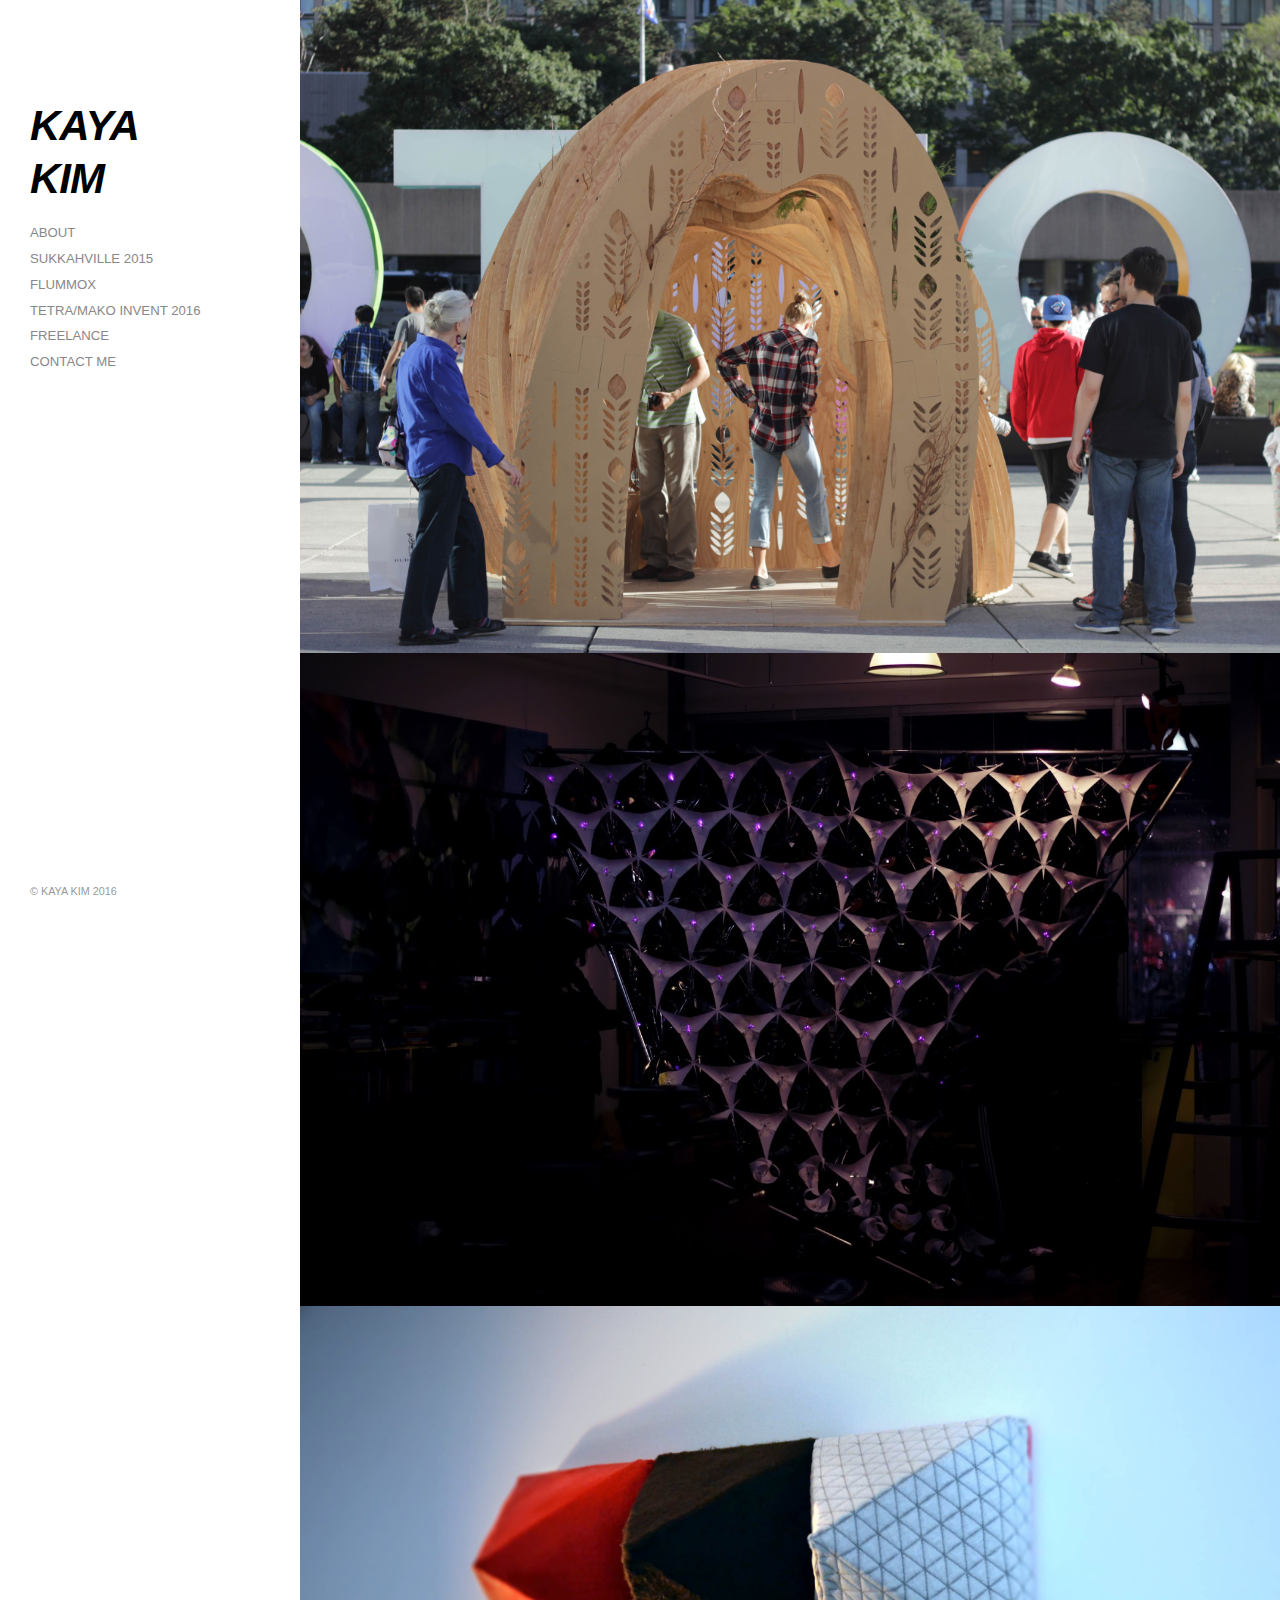
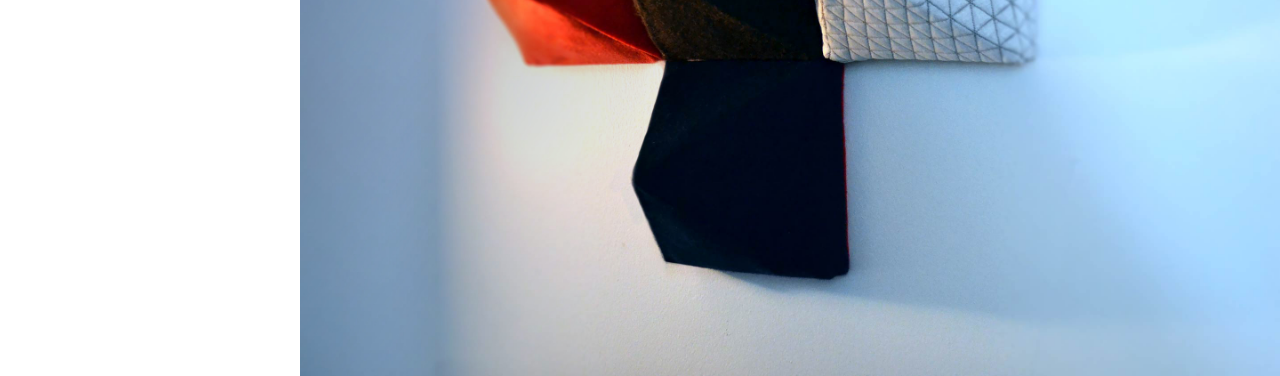
<file: index.html>
<!DOCTYPE html>
<html lang="en">
<head>

  <!-- Basic Page Needs
  –––––––––––––––––––––––––––––––––––––––––––––––––– -->
  <meta charset="utf-8">
  <title>Home | Kaya Kim 2016</title>
  <meta name="description" content="">
  <meta name="Kaya Kim" content="">

  <!-- Mobile Specific Metas
  –––––––––––––––––––––––––––––––––––––––––––––––––– -->
  <meta name="viewport" content="width=device-width, initial-scale=1">

  <!-- FONT
  –––––––––––––––––––––––––––––––––––––––––––––––––– -->
  <!-- <link href="//fonts.googleapis.com/css?family=OpenSans:400,300,600" rel="stylesheet" type="text/css"> -->

  <!-- CSS
  –––––––––––––––––––––––––––––––––––––––––––––––––– -->
  <link rel="stylesheet" href="css/normalize.css">
  <link rel="stylesheet" href="css/skeleton.css">
  <link rel="stylesheet" href="css/theme2.css">

<!-- JQUERY
  –––––––––––––––––––––––––––––––––––––––––––––––––– -->
  <script src="https://ajax.googleapis.com/ajax/libs/jquery/2.2.0/jquery.min.js"></script>

<!-- FAVICON 
  –––––––––––––––––––––––––––––––––––––––––––––––––– -->
  <link rel="icon" type="image/png" href="images/favicon.png">

 <!--Fade in on load
–––––––––––––––––––––––––––––––––––––––––––––––––– -->

<script>$(document).ready(function() {
  $("nav a").addClass("load");
  });
</script>

</head>
<body>
  <!-- Navigation Layout
  –––––––––––––––––––––––––––––––––––––––––––––––––– -->

  <div class="container">
  
      <div class="four columns">
        <nav class="main">
        <a href="index.html"><h2><em>KAYA</br>KIM</em></h2></a>
          <ul>
            <li><a href="about.html">ABOUT</a></li>
            <li><a href="sukkahville.html">SUKKAHVILLE 2015</a></li>
            <li><a href="flummox.html">FLUMMOX</a></li>
            <li><a href="tetra.html">TETRA/MAKO INVENT 2016</a></li>
            <li><a href="freelance.html">FREELANCE</a></li>
            <li><a href="contact.html">CONTACT ME</a></li>
          </ul>
          <div class="copyright">&copy; KAYA KIM 2016</div>
        </nav>
      </div>

        <div class="content">
          <div class="content-contain">
              <div class="homegallery">
                  
                <div class="descwrap">
                <a href="sukkahville.html"><img src="images/IMG_8336.jpg">
               
                  <h3>Shelter of Four</h3>
              </a>
                </div>
                <div class="clear"></div>
                <div class="descwrap">
                <a href="flummox.html">
                <img src="images/2.jpg">
                <h3>Flummox @ Pandemonium</h3>
                </a>
                </div>
                <div class="clear"></div>
                <div class="descwrap">
                <a href="tetra.html">
                <img src="images/pic1.jpg">
                <h3>TETRA @ MAKO Invent</h3>
                </a>
              </div>
           </div>  
         </div>
        </div>
   
  
 
  </div>




<!-- End Document
  –––––––––––––––––––––––––––––––––––––––––––––––––– -->
</body>
</html>
</file>
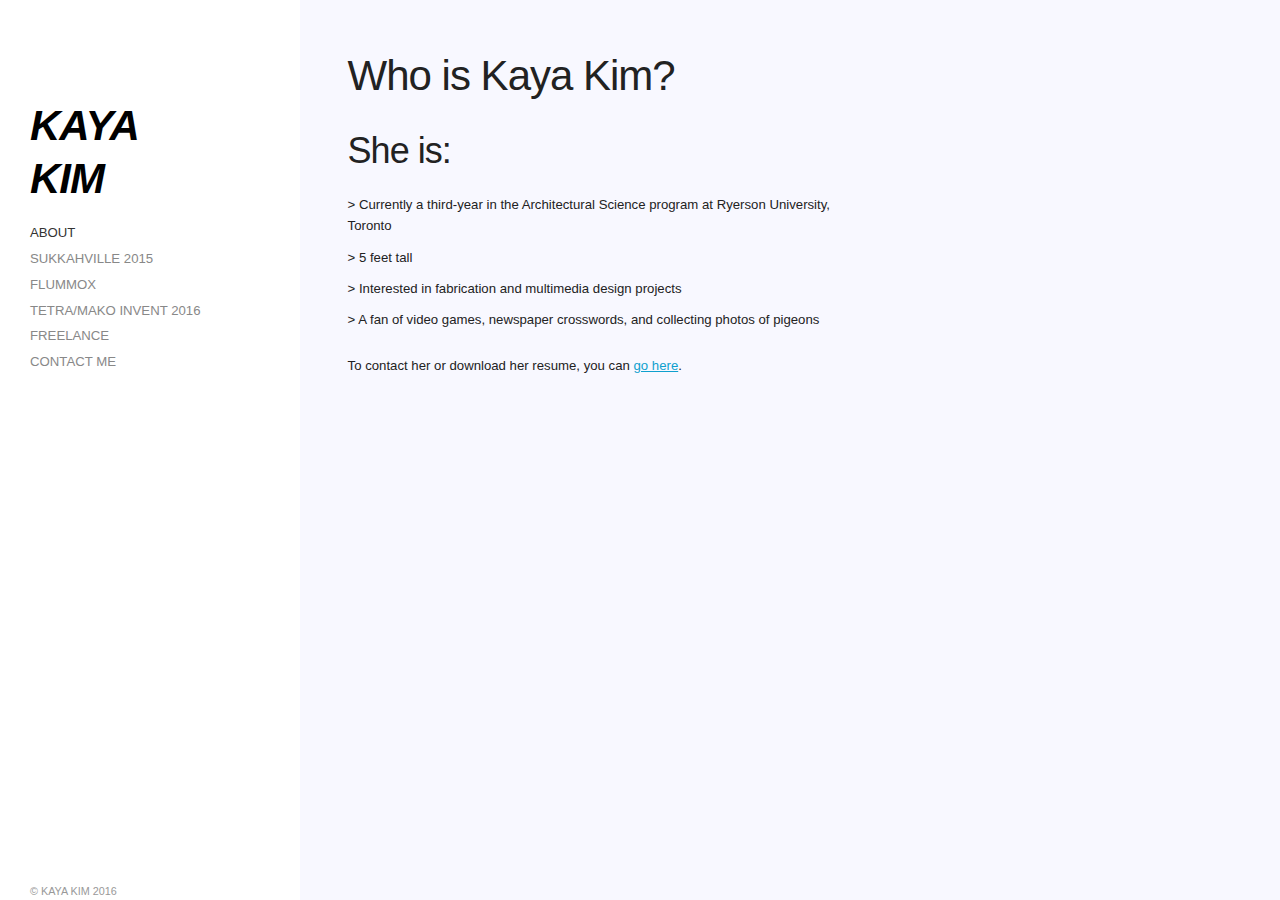
<file: about.html>
<!DOCTYPE html>
<html lang="en">
<head>

  <!-- Basic Page Needs
  –––––––––––––––––––––––––––––––––––––––––––––––––– -->
  <meta charset="utf-8">
  <title>About | Kaya Kim 2016</title>
  <meta name="description" content="">
  <meta name="Kaya Kim" content="">

  <!-- Mobile Specific Metas
  –––––––––––––––––––––––––––––––––––––––––––––––––– -->
  <meta name="viewport" content="width=device-width, initial-scale=1">

  <!-- FONT
  –––––––––––––––––––––––––––––––––––––––––––––––––– -->
  <!-- <link href="//fonts.googleapis.com/css?family=OpenSans:400,300,600" rel="stylesheet" type="text/css"> -->

  <!-- CSS
  –––––––––––––––––––––––––––––––––––––––––––––––––– -->
  <link rel="stylesheet" href="css/normalize.css">
  <link rel="stylesheet" href="css/skeleton.css">
  <link rel="stylesheet" href="css/theme2.css">

<!-- JQUERY
  –––––––––––––––––––––––––––––––––––––––––––––––––– -->

<script src="https://ajax.googleapis.com/ajax/libs/jquery/2.2.0/jquery.min.js"></script>

  <!-- Favicon
  –––––––––––––––––––––––––––––––––––––––––––––––––– -->
  <link rel="icon" type="image/png" href="images/favicon.png">

 <!--Fade in on load
–––––––––––––––––––––––––––––––––––––––––––––––––– -->

<script>$(document).ready(function() {
  $("nav a").addClass("load");
    });
</script>

</head>
<body>
  <!-- Navigation Layout
  –––––––––––––––––––––––––––––––––––––––––––––––––– -->

  <div class="container">
  
      <div class="four columns">
        <nav class="main">
         <a href="index.html"><h2><em>KAYA</br>KIM</em></h2></a>
          <ul>
            <li><a href="about.html" style="color: #333">ABOUT</a></li>
            <li><a href="sukkahville.html">SUKKAHVILLE 2015</a></li>
            <li><a href="flummox.html">FLUMMOX</a></li>
            <li><a href="tetra.html">TETRA/MAKO INVENT 2016</a></li>
            <li><a href="freelance.html">FREELANCE</a></li>
            <li><a href="contact.html">CONTACT ME</a></li>
          </ul>
          <div class="copyright">&copy; KAYA KIM 2016</div>
        </nav>
      </div>

        <div class="content">
          <div class="content-contain" style="margin-left: 20px">
          <div class="row">
          <div class="offset-by-three five columns">
          <h2 style="margin-top:50px">Who is Kaya Kim?</h2>
          <p style="padding-right: 40px"><h3>She is:</h3>
          <ul style="list-style: none;">
            <li>> Currently a third-year in the Architectural Science program at Ryerson University, Toronto</li>
            <li>> 5 feet tall</li>
            <li>> Interested in fabrication and multimedia design projects</li>
            <li>> A fan of video games, newspaper crosswords, and collecting photos of pigeons</li>
            </ul>
            <p>To contact her or download her resume, you can <a href="contact.html">go here</a>.</p>

          </p>

  

         
         </div>
        </div>
   
  
 
  </div>




<!-- End Document
  –––––––––––––––––––––––––––––––––––––––––––––––––– -->
</body>
</html>
</file>
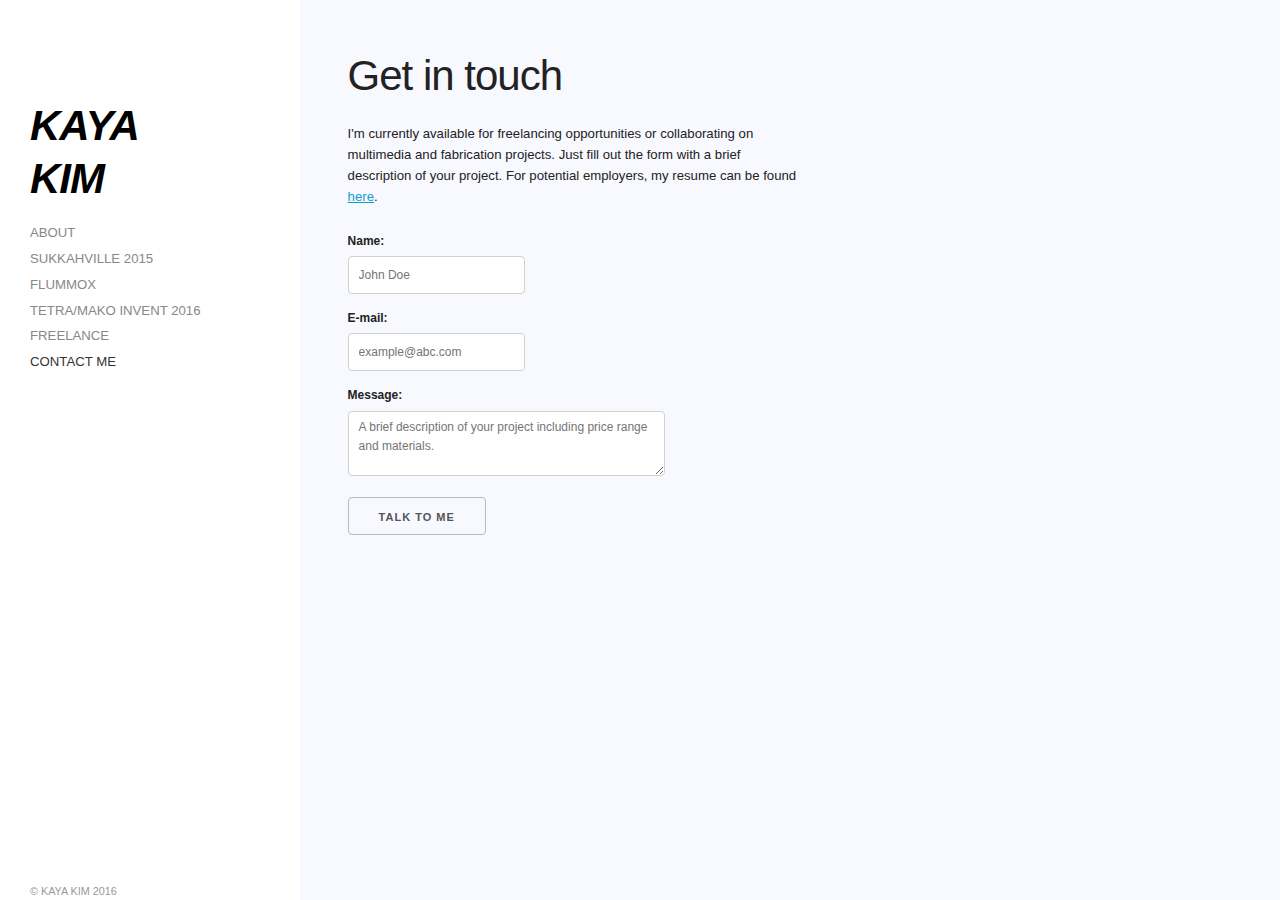
<file: contact.html>
<!DOCTYPE html>
<html lang="en">
<head>

  <!-- Basic Page Needs
  –––––––––––––––––––––––––––––––––––––––––––––––––– -->
  <meta charset="utf-8">
  <title>Contact | Kaya Kim 2016</title>
  <meta name="description" content="">
  <meta name="Kaya Kim" content="">

  <!-- Mobile Specific Metas
  –––––––––––––––––––––––––––––––––––––––––––––––––– -->
  <meta name="viewport" content="width=device-width, initial-scale=1">

  <!-- FONT
  –––––––––––––––––––––––––––––––––––––––––––––––––– -->
  <!-- <link href="//fonts.googleapis.com/css?family=OpenSans:400,300,600" rel="stylesheet" type="text/css"> -->

  <!-- CSS
  –––––––––––––––––––––––––––––––––––––––––––––––––– -->
  <link rel="stylesheet" href="css/normalize.css">
  <link rel="stylesheet" href="css/skeleton.css">
  <link rel="stylesheet" href="css/theme2.css">

<!-- JQUERY
  –––––––––––––––––––––––––––––––––––––––––––––––––– -->

<script src="https://ajax.googleapis.com/ajax/libs/jquery/2.2.0/jquery.min.js"></script>

  <!-- Favicon
  –––––––––––––––––––––––––––––––––––––––––––––––––– -->
  <link rel="icon" type="image/png" href="images/favicon.png">

 <!--Fade in on load
–––––––––––––––––––––––––––––––––––––––––––––––––– -->

<script>$(document).ready(function() {
  $("nav a").addClass("load");
    });
</script>

</head>
<body>
  <!-- Navigation Layout
  –––––––––––––––––––––––––––––––––––––––––––––––––– -->

  <div class="container">
  
      <div class="four columns">
        <nav class="main">
         <a href="index.html"><h2><em>KAYA</br>KIM</em></h2></a>
          <ul>
            <li><a href="about.html">ABOUT</a></li>
            <li><a href="sukkahville.html">SUKKAHVILLE 2015</a></li>
            <li><a href="flummox.html">FLUMMOX</a></li>
            <li><a href="tetra.html">TETRA/MAKO INVENT 2016</a></li>
            <li><a href="freelance.html">FREELANCE</a></li>
            <li><a href="contact.html" style="color: #333">CONTACT ME</a></li>
          </ul>
          <div class="copyright">&copy; KAYA KIM 2016</div>
        </nav>
      </div>

        <div class="content">
          <div class="content-contain" style="margin-left: 20px">
          <div class="row">
          <div class="offset-by-three five columns">
          <h2 style="margin-top:50px">Get in touch</h2>
          <p style="padding-right: 40px">I'm currently available for freelancing opportunities or collaborating on multimedia and fabrication projects. Just fill out the form with a brief description of your project. For potential employers, my resume can be found <a href="resume.pdf">here</a>. </p>

          <form action="contact.php" method="post">
             <div>
              <label for="name">Name:</label>
              <input type="text" id="name" placeholder="John Doe" required />
            </div>
            <div>
              <label for="email">E-mail:</label>
              <input type="email" id="email" placeholder="example@abc.com" required />
              </div>
            <div>
              <label for="msg">Message:</label>
              <textarea id="msg" name="user_message" cols="40" placeholder="A brief description of your project including price range and materials." required></textarea>
            </div>
              <button type="submit">Talk to me
              </button>
            </div>
          </form>

         
         </div>
        </div>
   
  
 
  </div>




<!-- End Document
  –––––––––––––––––––––––––––––––––––––––––––––––––– -->
</body>
</html>
</file>
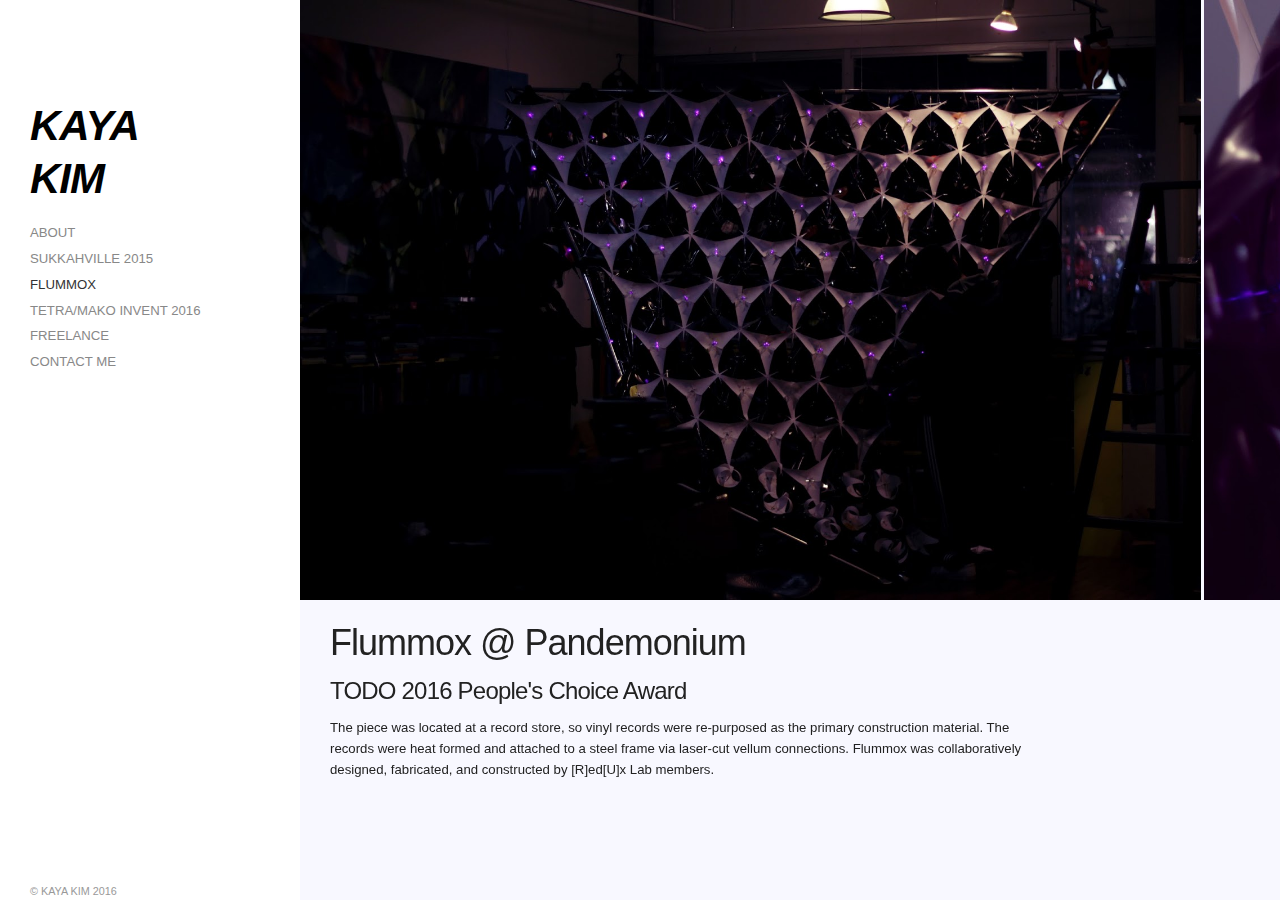
<file: flummox.html>
<!DOCTYPE html>
<html lang="en">
<head>

  <!-- ALL CONTENT © KAYA KIM 2016
  –––––––––––––––––––––––––––––––––––––––––––––––––– -->


  <!-- Basic Page Needs
  –––––––––––––––––––––––––––––––––––––––––––––––––– -->
  <meta charset="utf-8">
  <title>Flummox - Kaya Kim 2016</title>
  <meta name="description" content="">
  <meta name="Kaya Kim" content="">

  <!-- Mobile Specific Metas
  –––––––––––––––––––––––––––––––––––––––––––––––––– -->
  <meta name="viewport" content="width=device-width, initial-scale=1">

  <!-- FONT
  –––––––––––––––––––––––––––––––––––––––––––––––––– -->
  <!-- <link href="//fonts.googleapis.com/css?family=OpenSans:400,300,600" rel="stylesheet" type="text/css"> -->

  <!-- CSS
  –––––––––––––––––––––––––––––––––––––––––––––––––– -->
  <link rel="stylesheet" href="css/normalize.css">
  <link rel="stylesheet" href="css/skeleton.css">
  <link rel="stylesheet" href="css/theme.css">

<!-- JQUERY
  –––––––––––––––––––––––––––––––––––––––––––––––––– -->


<script src="https://ajax.googleapis.com/ajax/libs/jquery/2.2.0/jquery.min.js"></script>
<script src="js/jquery.mousewheel.js"></script>

  <!-- Favicon
  –––––––––––––––––––––––––––––––––––––––––––––––––– -->
  <link rel="icon" type="image/png" href="images/favicon.png">

<!-- Horizontal Scroll
–––––––––––––––––––––––––––––––––––––––––––––––––– -->
<script>$(document).ready(function() {
    $('html, body, *').mousewheel(function(e, delta) {
        // multiplying by 40 is the sensitivity, 
        // increase to scroll faster.
        this.scrollLeft -= (delta * 120);
    });

  $("nav a, .desc").addClass("load");
  });
</script>



</head>
<body>
  <!-- Navigation Layout
  –––––––––––––––––––––––––––––––––––––––––––––––––– -->


  <div class="container">
  
      <div class="four columns">
        <nav class="main"><div id="nav">
        <a href="index.html"><h2><em>KAYA</br>KIM</em></h2></a>
          <ul>
            <li><a href="about.html">ABOUT</a></li>
            <li><a href="sukkahville.html">SUKKAHVILLE 2015</a></li>
            <li><a href="flummox.html" style="color: #333">FLUMMOX</a></li>
            <li><a href="tetra.html">TETRA/MAKO INVENT 2016</a></li>
            <li><a href="freelance.html">FREELANCE</a></li>
            <li><a href="contact.html">CONTACT ME</a></li>
          </ul>
          <div class="copyright">&copy; KAYA KIM 2016</div>
        </div></nav>
      </div>


        <div class="content">
          <div class="content-contain">

<!-- Fixed Description
  –––––––––––––––––––––––––––––––––––––––––––––––––– -->
<div class="desc-contain"> 
<div class="desc">
            <h3>Flummox @ Pandemonium</h3>
            <h4>TODO 2016 People's Choice Award</h4>
            <p>The piece was located at a record store, so vinyl records were re-purposed as the primary construction material. The records were heat formed and attached to a steel frame via laser-cut vellum connections. Flummox was collaboratively designed, fabricated, and constructed by [R]ed[U]x Lab members.</p></div>
            </div>
 
 <!-- Begin Image Gallery
  –––––––––––––––––––––––––––––––––––––––––––––––––– -->        
          <img src="images/2.jpg">

         <div class="caption-wrap">
          <img src="images/3.jpg">
          <p class="caption">LED setup</p>
        </div>
         <div class="caption-wrap">
          <img src="images/IMG_1228.jpg">
            <p class="caption">Closeup of mylar connections</p></div>
          <img src="images/GOPR4735.jpg">
          <img src="images/GOPR4749.jpg">


         
         </div>
        </div>
   
  
 
  </div>




<!-- End Document
  –––––––––––––––––––––––––––––––––––––––––––––––––– -->
</body>
</html>
</file>
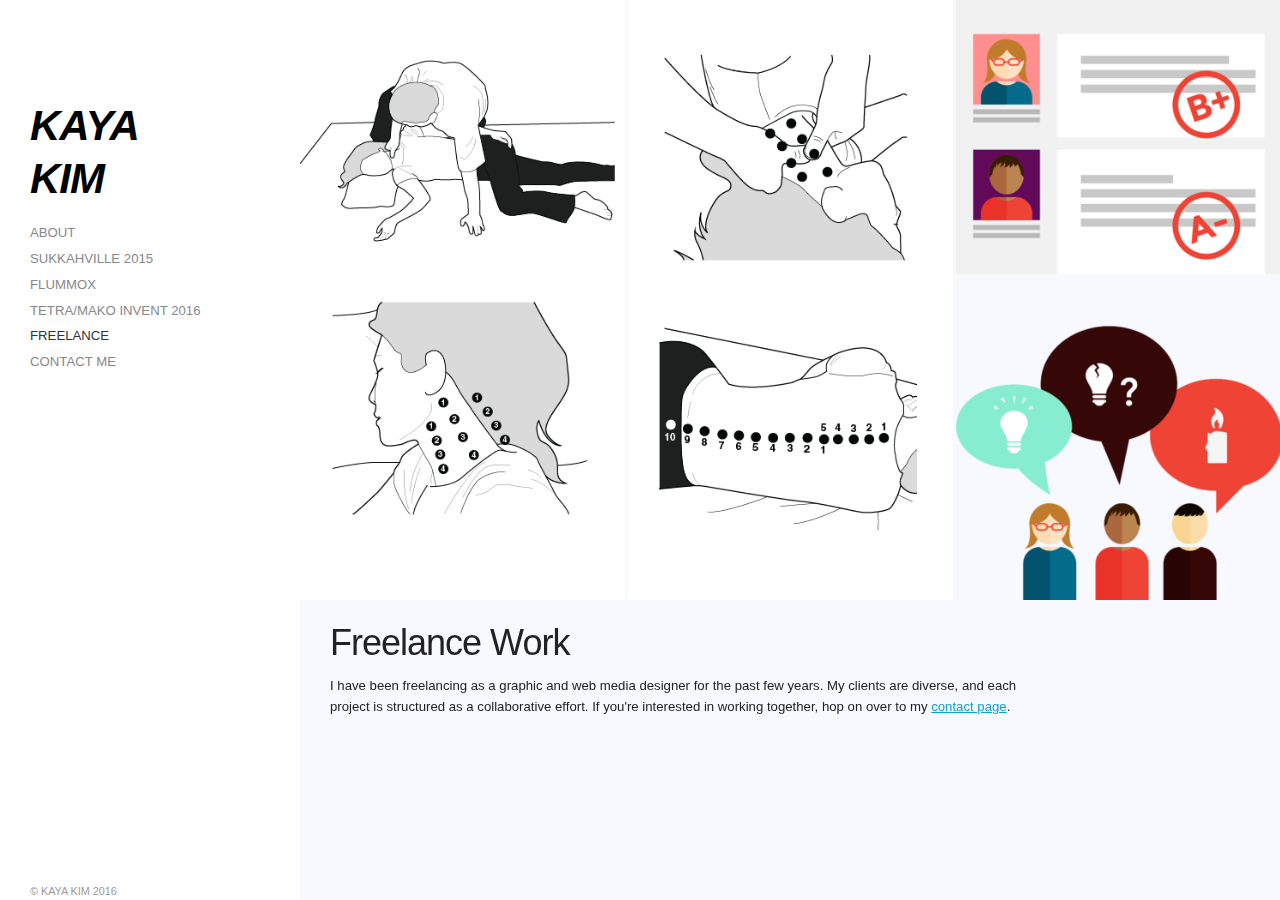
<file: freelance.html>
<!DOCTYPE html>
<html lang="en">
<head>

  <!-- ALL CONTENT © KAYA KIM 2016
  –––––––––––––––––––––––––––––––––––––––––––––––––– -->


  <!-- Basic Page Needs
  –––––––––––––––––––––––––––––––––––––––––––––––––– -->
  <meta charset="utf-8">
  <title>Freelance | Kaya Kim 2016</title>
  <meta name="description" content="">
  <meta name="Kaya Kim" content="">

  <!-- Mobile Specific Metas
  –––––––––––––––––––––––––––––––––––––––––––––––––– -->
  <meta name="viewport" content="width=device-width, initial-scale=1">

  <!-- FONT
  –––––––––––––––––––––––––––––––––––––––––––––––––– -->
  <!-- <link href="//fonts.googleapis.com/css?family=OpenSans:400,300,600" rel="stylesheet" type="text/css"> -->

  <!-- CSS
  –––––––––––––––––––––––––––––––––––––––––––––––––– -->
  <link rel="stylesheet" href="css/normalize.css">
  <link rel="stylesheet" href="css/skeleton.css">
  <link rel="stylesheet" href="css/theme.css">

<!-- JQUERY
  –––––––––––––––––––––––––––––––––––––––––––––––––– -->

<script src="https://ajax.googleapis.com/ajax/libs/jquery/2.2.0/jquery.min.js"></script>
<script src="js/jquery.mousewheel.js"></script>


  <!-- Favicon
  –––––––––––––––––––––––––––––––––––––––––––––––––– -->
  <link rel="icon" type="image/png" href="images/favicon.png">

<!-- Horizontal Scroll
–––––––––––––––––––––––––––––––––––––––––––––––––– -->
<script>$(document).ready(function() {
    $('html, body, *').mousewheel(function(e, delta) {
        // multiplying by 40 is the sensitivity, 
        // increase to scroll faster.
        this.scrollLeft -= (delta * 120);
    });
$("nav a, .desc").addClass("load");
  });
</script>

</head>
<body>
  <!-- Navigation Layout
  –––––––––––––––––––––––––––––––––––––––––––––––––– -->

  <div class="container">
  
      <div class="four columns">
        <nav class="main">
         <a href="index.html"><h2><em>KAYA</br>KIM</em></h2></a>
          <ul>
            <li><a href="about.html">ABOUT</a></li>
            <li><a href="sukkahville.html">SUKKAHVILLE 2015</a></li>
            <li><a href="flummox.html" >FLUMMOX</a></li>
            <li><a href="tetra.html">TETRA/MAKO INVENT 2016</a></li>
            <li><a href="freelance.html" style="color: #333">FREELANCE</a></li>
            <li><a href="contact.html">CONTACT ME</a></li>
          </ul>
          <div class="copyright">&copy; KAYA KIM 2016</div>
        </nav>
      </div>

        <div class="content">
          <div class="content-contain">

<!-- Fixed Description
  –––––––––––––––––––––––––––––––––––––––––––––––––– -->
   <div class="desc-contain">          
<div class="desc">
            <h3>Freelance Work</h3>
            <p>I have been freelancing as a graphic and web media designer for the past few years. My clients are diverse, and each project is structured as a collaborative effort. If you're interested in working together, hop on over to my <a href="contact.html">contact page</a>.</p></div>
            </div>
 
 <!-- Begin Image Gallery
  –––––––––––––––––––––––––––––––––––––––––––––––––– -->        
          <img src="images/samples-01.png">

          <img src="images/samples-02.png">
          <img src="images/lms.png">
          <img src="images/Copy-of-4.jpg">
          <img src="images/Copy-of-6.jpg">
          <img src="images/ui.jpg">
          <img src="images/cyberbrochure.jpg">

         
         </div>
        </div>
   
  
 
  </div>




<!-- End Document
  –––––––––––––––––––––––––––––––––––––––––––––––––– -->
</body>
</html>
</file>
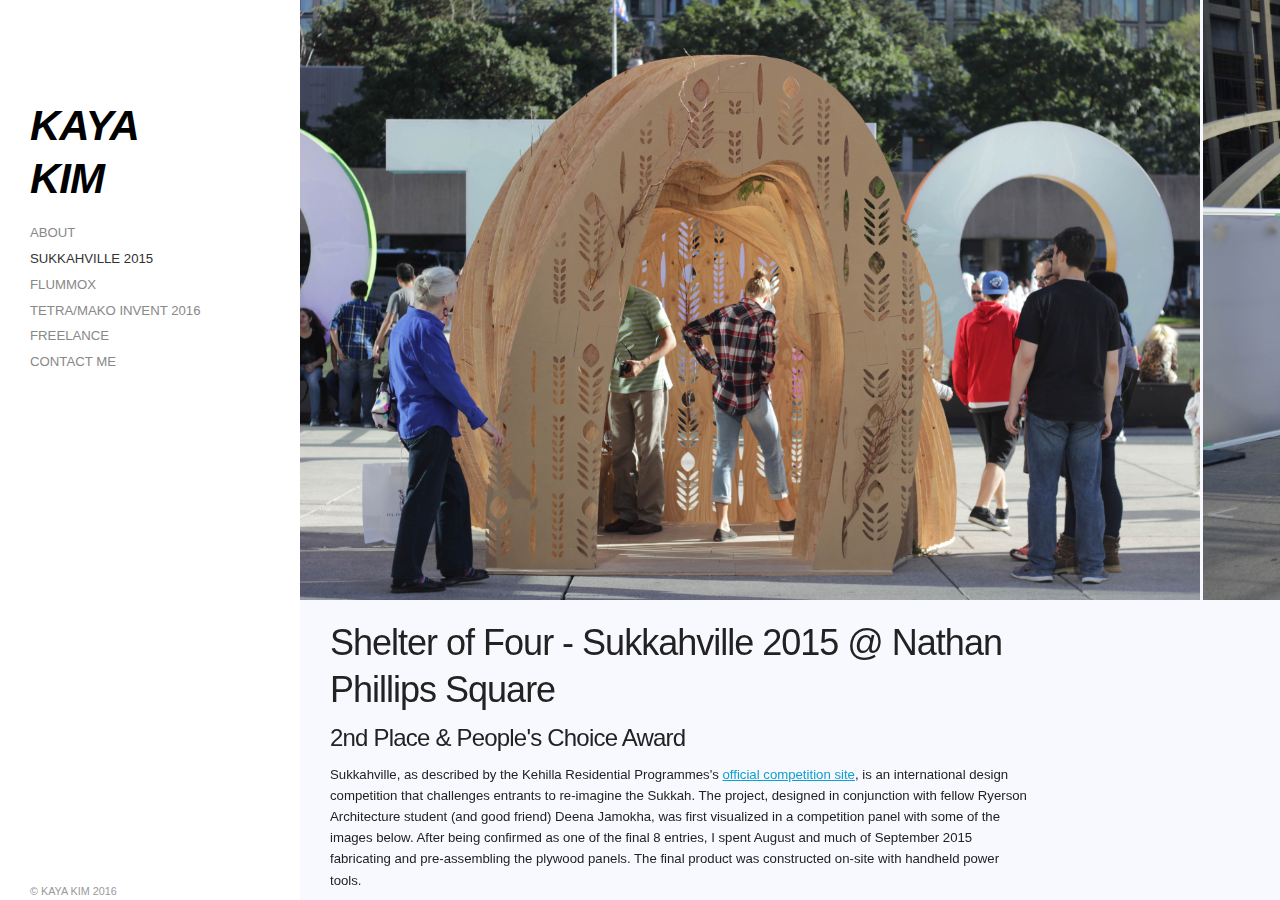
<file: sukkahville.html>
<!DOCTYPE html>
<html lang="en">
<head>

  <!-- ALL CONTENT © KAYA KIM 2016
  –––––––––––––––––––––––––––––––––––––––––––––––––– -->


  <!-- Basic Page Needs
  –––––––––––––––––––––––––––––––––––––––––––––––––– -->
  <meta charset="utf-8">
  <title>Sukkahville | Kaya Kim 2016</title>
  <meta name="description" content="">
  <meta name="Kaya Kim" content="">

  <!-- Mobile Specific Metas
  –––––––––––––––––––––––––––––––––––––––––––––––––– -->
  <meta name="viewport" content="width=device-width, initial-scale=1">

  <!-- FONT
  –––––––––––––––––––––––––––––––––––––––––––––––––– -->
  <!-- <link href="//fonts.googleapis.com/css?family=OpenSans:400,300,600" rel="stylesheet" type="text/css"> -->

  <!-- CSS
  –––––––––––––––––––––––––––––––––––––––––––––––––– -->
  <link rel="stylesheet" href="css/normalize.css">
  <link rel="stylesheet" href="css/skeleton.css">
  <link rel="stylesheet" href="css/theme.css">

<!-- JQUERY
  –––––––––––––––––––––––––––––––––––––––––––––––––– -->


<script src="https://ajax.googleapis.com/ajax/libs/jquery/2.2.0/jquery.min.js"></script>
<script src="js/jquery.mousewheel.js"></script>

  <!-- Favicon
  –––––––––––––––––––––––––––––––––––––––––––––––––– -->
  <link rel="icon" type="image/png" href="images/favicon.png">

<!-- Horizontal Scroll
–––––––––––––––––––––––––––––––––––––––––––––––––– -->
<script>$(document).ready(function() {
    $('html, body, *').mousewheel(function(e, delta) {
        // multiplying by 40 is the sensitivity, 
        // increase to scroll faster.
        this.scrollLeft -= (delta * 120);
    });
$("nav a, .desc").addClass("load");
  });
</script>

</head>
<body>
  <!-- Navigation Layout
  –––––––––––––––––––––––––––––––––––––––––––––––––– -->

  <div class="container">
  
      <div class="four columns">
        <nav class="main">
         <a href="index.html"><h2><em>KAYA</br>KIM</em></h2></a>
          <ul>
            <li><a href="about.html">ABOUT</a></li>
            <li><a href="sukkahville.html" style="color: #333">SUKKAHVILLE 2015</a></li>
            <li><a href="flummox.html">FLUMMOX</a></li>
            <li><a href="tetra.html">TETRA/MAKO INVENT 2016</a></li>
            <li><a href="freelance.html">FREELANCE</a></li>
            <li><a href="contact.html">CONTACT ME</a></li>
          </ul>
          <div class="copyright">&copy; KAYA KIM 2016</div>
        </nav>
      </div>

        <div class="content">
          <div class="content-contain">

<!-- Fixed Description
  –––––––––––––––––––––––––––––––––––––––––––––––––– -->
 <div class="desc-contain">           
<div class="desc">
            <h3>Shelter of Four - Sukkahville 2015 @ Nathan Phillips Square</h3>
            <h4>2nd Place & People's Choice Award</h4>
            <p>Sukkahville, as described by the Kehilla Residential Programmes's <a href="http://www.sukkahville.com/" target="blank">official competition site</a>, is an international design competition that challenges entrants to re-imagine the Sukkah. The project, designed in conjunction with fellow Ryerson Architecture student (and good friend) Deena Jamokha, was first visualized in a competition panel with some of the images below. After being confirmed as one of the final 8 entries, I spent August and much of September 2015 fabricating and pre-assembling the plywood panels. The final product was constructed on-site with handheld power tools.</p></div></div>
 
 <!-- Begin Image Gallery
  –––––––––––––––––––––––––––––––––––––––––––––––––– -->        

         <div class="caption-wrap">
          <img src="images/IMG_8336.jpg">
          <p class="caption">The completed sukkah (see if you can spot me!)</p>
         </div>

         <div class="caption-wrap">
          <img src="images/DSC_1126.jpg">
          <p class="caption">VIew of seating from the front</p>
        </div>
          <img src="images/DSC_0051.jpg">
          <img src="images/pic1.png">
         <div class="caption-wrap">
          <img src="images/r2.jpg">
          <p class="caption">Render from the initial competition submission</p>
          </div>

         <img src="images/panel1.jpg">
    
         <img src="images/panel2.jpg">
         <img src="images/panel3.jpg">
         
    


         
         </div>
        </div>
   
  
 
  </div>




<!-- End Document
  –––––––––––––––––––––––––––––––––––––––––––––––––– -->
</body>
</html>
</file>
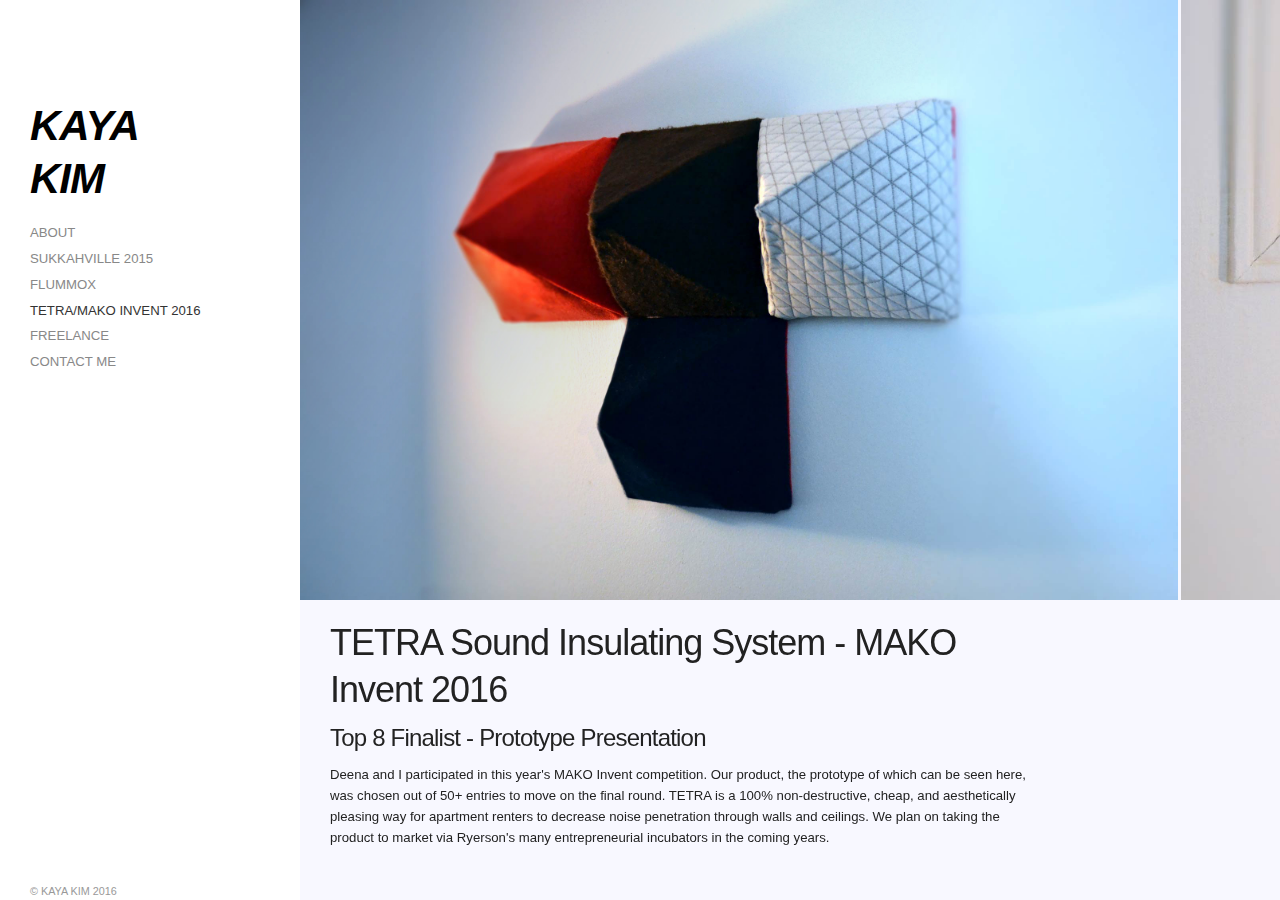
<file: tetra.html>
<!DOCTYPE html>
<html lang="en">
<head>

  <!-- ALL CONTENT © KAYA KIM 2016
  –––––––––––––––––––––––––––––––––––––––––––––––––– -->


  <!-- Basic Page Needs
  –––––––––––––––––––––––––––––––––––––––––––––––––– -->
  <meta charset="utf-8">
  <title>TETRA - Kaya Kim 2016</title>
  <meta name="description" content="">
  <meta name="Kaya Kim" content="">

  <!-- Mobile Specific Metas
  –––––––––––––––––––––––––––––––––––––––––––––––––– -->
  <meta name="viewport" content="width=device-width, initial-scale=1">

  <!-- FONT
  –––––––––––––––––––––––––––––––––––––––––––––––––– -->
  <!-- <link href="//fonts.googleapis.com/css?family=OpenSans:400,300,600" rel="stylesheet" type="text/css"> -->

  <!-- CSS
  –––––––––––––––––––––––––––––––––––––––––––––––––– -->
  <link rel="stylesheet" href="css/normalize.css">
  <link rel="stylesheet" href="css/skeleton.css">
  <link rel="stylesheet" href="css/theme.css">

<!-- JQUERY
  –––––––––––––––––––––––––––––––––––––––––––––––––– -->


<script src="https://ajax.googleapis.com/ajax/libs/jquery/2.2.0/jquery.min.js"></script>
<script src="js/jquery.mousewheel.js"></script>

  <!-- Favicon
  –––––––––––––––––––––––––––––––––––––––––––––––––– -->
  <link rel="icon" type="image/png" href="images/favicon.png">

<!-- Horizontal Scroll
–––––––––––––––––––––––––––––––––––––––––––––––––– -->
<script>$(document).ready(function() {
    $('html, body, *').mousewheel(function(e, delta) {
        // multiplying by 40 is the sensitivity, 
        // increase to scroll faster.
        this.scrollLeft -= (delta * 120);
    });
$("nav a, .desc").addClass("load");
  });
</script>

</head>
<body>
  <!-- Navigation Layout
  –––––––––––––––––––––––––––––––––––––––––––––––––– -->

  <div class="container">
  
      <div class="four columns">
        <nav class="main">
        <a href="index.html"><h2><em>KAYA</br>KIM</em></h2></a>
          <ul>
            <li><a href="about.html">ABOUT</a></li>
            <li><a href="sukkahville.html">SUKKAHVILLE 2015</a></li>
            <li><a href="flummox.html">FLUMMOX</a></li>
            <li><a href="tetra.html" style="color: #333">TETRA/MAKO INVENT 2016</a></li>
            <li><a href="freelance.html">FREELANCE</a></li>
            <li><a href="contact.html">CONTACT ME</a></li>
          </ul>
          <div class="copyright">&copy; KAYA KIM 2016</div>
        </nav>
      </div>

        <div class="content">
          <div class="content-contain">

<!-- Fixed Description
  –––––––––––––––––––––––––––––––––––––––––––––––––– -->
 <div class="desc-contain">            
<div class="desc">
            <h3>TETRA Sound Insulating System  - MAKO Invent 2016</h3>
            <h4>Top 8 Finalist - Prototype Presentation</h4>
            <p>Deena and I participated in this year's MAKO Invent competition. Our product, the prototype of which can be seen here, was chosen out of 50+ entries to move on the final round. TETRA is a 100% non-destructive, cheap, and aesthetically pleasing way for apartment renters to decrease noise penetration through walls and ceilings. We plan on taking the product to market via Ryerson's many entrepreneurial incubators in the coming years.</p></div></div>
 
 <!-- Begin Image Gallery
  –––––––––––––––––––––––––––––––––––––––––––––––––– -->        
          <img src="images/pic1.jpg">

      
          <img src="images/pic3.jpg">
        
         <div class="caption-wrap">
          <img src="images/tetradiagram-01.png">
            <p class="caption">Dimensions and example configuration</p></div>
          <div class="caption-wrap">
          <img src="images/halfpic.png">
          <p class="caption">Basic materiality and structure</p></div>


         
         </div>
        </div>
   
  
 
  </div>




<!-- End Document
  –––––––––––––––––––––––––––––––––––––––––––––––––– -->
</body>
</html>
</file>
<file: css/skeleton.css>
/*
* Skeleton V2.0.4
* Copyright 2014, Dave Gamache
* www.getskeleton.com
* Free to use under the MIT license.
* http://www.opensource.org/licenses/mit-license.php
* 12/29/2014
*/


/* Table of contents
––––––––––––––––––––––––––––––––––––––––––––––––––
- Grid
- Base Styles
- Typography
- Links
- Buttons
- Forms
- Lists
- Code
- Tables
- Spacing
- Utilities
- Clearing
- Media Queries
*/


/* Grid
–––––––––––––––––––––––––––––––––––––––––––––––––– */
.container {
  position: absolute;
  height: auto;
  /*width: 100%;
  max-width: 960px;*/
  width: 100%;
  margin: 0 auto;
  /*padding: 0;*/
  box-sizing: border-box; }
.column,
.columns {
  width: 100%;
  height: auto;
  float: left;
  box-sizing: border-box; }




@media (min-width: 550px) {
  /*.container {
   width: 80%; }*/
  .column,
  .columns {
    margin-left: 4%; }
  .column:first-child,
  .columns:first-child {
    margin-left: 0; }

  .one.column,
  .one.columns                    { width: 4.66666666667%; }
  .two.columns                    { width: 13.3333333333%; }
  .three.columns                  { width: 22%;            }
  .four.columns                   { width: 30.6666666667%; }
  .five.columns                   { width: 39.3333333333%; }
  .six.columns                    { width: 48%;            }
  .seven.columns                  { width: 56.6666666667%; }
  .eight.columns                  { width: 65.3333333333%; }
  .nine.columns                   { width: 74.0%;          }
  .ten.columns                    { width: 82.6666666667%; }
  .eleven.columns                 { width: 91.3333333333%; }
  .twelve.columns                 { width: 100%; margin-left: 0; }

  .one-third.column               { width: 30.6666666667%; }
  .two-thirds.column              { width: 65.3333333333%; }

  .one-half.column                { width: 48%; }

  /* Offsets */
  .offset-by-one.column,
  .offset-by-one.columns          { margin-left: 8.66666666667%; }
  .offset-by-two.column,
  .offset-by-two.columns          { margin-left: 17.3333333333%; }
  .offset-by-three.column,
  .offset-by-three.columns        { margin-left: 26%;            }
  .offset-by-four.column,
  .offset-by-four.columns         { margin-left: 34.6666666667%; }
  .offset-by-five.column,
  .offset-by-five.columns         { margin-left: 43.3333333333%; }
  .offset-by-six.column,
  .offset-by-six.columns          { margin-left: 52%;            }
  .offset-by-seven.column,
  .offset-by-seven.columns        { margin-left: 60.6666666667%; }
  .offset-by-eight.column,
  .offset-by-eight.columns        { margin-left: 69.3333333333%; }
  .offset-by-nine.column,
  .offset-by-nine.columns         { margin-left: 78.0%;          }
  .offset-by-ten.column,
  .offset-by-ten.columns          { margin-left: 86.6666666667%; }
  .offset-by-eleven.column,
  .offset-by-eleven.columns       { margin-left: 95.3333333333%; }

  .offset-by-one-third.column,
  .offset-by-one-third.columns    { margin-left: 34.6666666667%; }
  .offset-by-two-thirds.column,
  .offset-by-two-thirds.columns   { margin-left: 69.3333333333%; }

  .offset-by-one-half.column,
  .offset-by-one-half.columns     { margin-left: 52%; }

}


/* Base Styles
–––––––––––––––––––––––––––––––––––––––––––––––––– */
/* NOTE
html is set to 62.5% so that all the REM measurements throughout Skeleton
are based on 10px sizing. So basically 1.5rem = 15px :) */
html {
  font-size: 62.5%; }
body {
  font-size: 1.2em; /* currently ems cause chrome bug misinterpreting rems on body element */
  line-height: 1.6;
  font-weight: 400;
  font-family: "Raleway", "HelveticaNeue", "Helvetica Neue", Helvetica, Arial, sans-serif;
  color: #222; }


/* Typography
–––––––––––––––––––––––––––––––––––––––––––––––––– */
h1, h2, h3, h4, h5, h6 {
  margin-top: 0;
  margin-bottom: 2rem;
  font-weight: 300; }
h1 { font-size: 4.0rem; line-height: 1.2;  letter-spacing: -.1rem;}
h2 { font-size: 3.6rem; line-height: 1.25; letter-spacing: -.1rem; }
h3 { font-size: 3.0rem; line-height: 1.3;  letter-spacing: -.1rem; }
h4 { font-size: 2.0rem; line-height: 1.35; letter-spacing: -.08rem; }
h5 { font-size: 1.8rem; line-height: 1.5;  letter-spacing: -.05rem; }
h6 { font-size: 1.5rem; line-height: 1.6;  letter-spacing: 0; }

/* Larger than phablet */
@media (min-width: 550px) {
  h1 { font-size: 5.0rem; }
  h2 { font-size: 4.2rem; }
  h3 { font-size: 3.6rem; }
  h4 { font-size: 3.0rem; }
  h5 { font-size: 2.4rem; }
  h6 { font-size: 1.5rem; }
}

p {
  margin-top: 0; }


/* Links
–––––––––––––––––––––––––––––––––––––––––––––––––– */
a {
  color: #0FA0CE; }
a:hover {
  color: #0f94be; }


/* Buttons
–––––––––––––––––––––––––––––––––––––––––––––––––– */
.button,
button,
input[type="submit"],
input[type="reset"],
input[type="button"] {
  display: inline-block;
  height: 38px;
  padding: 0 30px;
  color: #555;
  text-align: center;
  font-size: 11px;
  font-weight: 600;
  line-height: 38px;
  letter-spacing: .1rem;
  text-transform: uppercase;
  text-decoration: none;
  white-space: nowrap;
  background-color: transparent;
  border-radius: 4px;
  border: 1px solid #bbb;
  cursor: pointer;
  box-sizing: border-box; }
.button:hover,
button:hover,
input[type="submit"]:hover,
input[type="reset"]:hover,
input[type="button"]:hover,
.button:focus,
button:focus,
input[type="submit"]:focus,
input[type="reset"]:focus,
input[type="button"]:focus {
  color: #333;
  border-color: #888;
  outline: 0; }
.button.button-primary,
button.button-primary,
input[type="submit"].button-primary,
input[type="reset"].button-primary,
input[type="button"].button-primary {
  color: #FFF;
  background-color: #33C3F0;
  border-color: #33C3F0; }
.button.button-primary:hover,
button.button-primary:hover,
input[type="submit"].button-primary:hover,
input[type="reset"].button-primary:hover,
input[type="button"].button-primary:hover,
.button.button-primary:focus,
button.button-primary:focus,
input[type="submit"].button-primary:focus,
input[type="reset"].button-primary:focus,
input[type="button"].button-primary:focus {
  color: #FFF;
  background-color: #1EAEDB;
  border-color: #1EAEDB; }


/* Forms
–––––––––––––––––––––––––––––––––––––––––––––––––– */
input[type="email"],
input[type="number"],
input[type="search"],
input[type="text"],
input[type="tel"],
input[type="url"],
input[type="password"],
textarea,
select {
  height: 38px;
  padding: 6px 10px; /* The 6px vertically centers text on FF, ignored by Webkit */
  background-color: #fff;
  border: 1px solid #D1D1D1;
  border-radius: 4px;
  box-shadow: none;
  box-sizing: border-box; }
/* Removes awkward default styles on some inputs for iOS */
input[type="email"],
input[type="number"],
input[type="search"],
input[type="text"],
input[type="tel"],
input[type="url"],
input[type="password"],
textarea {
  -webkit-appearance: none;
     -moz-appearance: none;
          appearance: none; }
textarea {
  min-height: 65px;
  padding-top: 6px;
  padding-bottom: 6px; }
input[type="email"]:focus,
input[type="number"]:focus,
input[type="search"]:focus,
input[type="text"]:focus,
input[type="tel"]:focus,
input[type="url"]:focus,
input[type="password"]:focus,
textarea:focus,
select:focus {
  border: 1px solid #33C3F0;
  outline: 0; }
label,
legend {
  display: block;
  margin-bottom: .5rem;
  font-weight: 600; }
fieldset {
  padding: 0;
  border-width: 0; }
input[type="checkbox"],
input[type="radio"] {
  display: inline; }
label > .label-body {
  display: inline-block;
  margin-left: .5rem;
  font-weight: normal; }


/* Lists
–––––––––––––––––––––––––––––––––––––––––––––––––– */
ul {
  list-style: circle inside; }
ol {
  list-style: decimal inside; }
ol, ul {
  padding-left: 0;
  margin-top: 0; }
ul ul,
ul ol,
ol ol,
ol ul {
  margin: 1.5rem 0 1.5rem 3rem;
  font-size: 90%; }
li {
  margin-bottom: 1rem; }


/* Code
–––––––––––––––––––––––––––––––––––––––––––––––––– */
code {
  padding: .2rem .5rem;
  margin: 0 .2rem;
  font-size: 90%;
  white-space: nowrap;
  background: #F1F1F1;
  border: 1px solid #E1E1E1;
  border-radius: 4px; }
pre > code {
  display: block;
  padding: 1rem 1.5rem;
  white-space: pre; }


/* Tables
–––––––––––––––––––––––––––––––––––––––––––––––––– */
th,
td {
  padding: 12px 15px;
  text-align: left;
  border-bottom: 1px solid #E1E1E1; }
th:first-child,
td:first-child {
  padding-left: 0; }
th:last-child,
td:last-child {
  padding-right: 0; }


/* Spacing
–––––––––––––––––––––––––––––––––––––––––––––––––– */
button,
.button {
  margin-bottom: 1rem; }
input,
textarea,
select,
fieldset {
  margin-bottom: 1.5rem; }
pre,
blockquote,
dl,
figure,
table,
p,
ul,
ol,
form {
  margin-bottom: 2.5rem; }


/* Utilities
–––––––––––––––––––––––––––––––––––––––––––––––––– */
.u-full-width {
  width: 100%;
  box-sizing: border-box; }
.u-max-full-width {
  max-width: 100%;
  box-sizing: border-box; }
.u-pull-right {
  float: right; }
.u-pull-left {
  float: left; }


/* Misc
–––––––––––––––––––––––––––––––––––––––––––––––––– */
hr {
  margin-top: 3rem;
  margin-bottom: 3.5rem;
  border-width: 0;
  border-top: 1px solid #E1E1E1; }


/* Clearing
–––––––––––––––––––––––––––––––––––––––––––––––––– */

/* Self Clearing Goodness */
.container:after,
.row:after,
.u-cf {
  content: "";
  display: table;
  clear: both; 
  }


/* Media Queries
–––––––––––––––––––––––––––––––––––––––––––––––––– */
/*
Note: The best way to structure the use of media queries is to create the queries
near the relevant code. For example, if you wanted to change the styles for buttons
on small devices, paste the mobile query code up in the buttons section and style it
there.
*/


/* Larger than mobile */
@media (min-width: 400px) {}

/* Larger than phablet (also point when grid becomes active) */
@media (min-width: 550px) {}

/* Larger than tablet */
@media (min-width: 750px) {}

/* Larger than desktop */
@media (min-width: 1000px) {}

/* Larger than Desktop HD */
@media (min-width: 1200px) {}
</file>
<file: css/theme2.css>
html, body, {height:100%; margin: 0px;width:100%;}

body {
}

.content p, .content ul {
	font-size: 1.1em;
}

.content img {
	margin-left: auto;
	margin-right: auto;
	display: block;
}

nav.main a h2{
	color:black ;
	-webkit-transition: 0.5s ease;
	-moz-transition: 0.5s ease;
}

nav.main a:hover h2{
	color:#333 ;
}


nav h2 {
	margin-left: 30px;
	font-weight: 600;
}

nav.main {
	padding-top: 100px;	
	height: 100vh;
	width: 300px;
	position:fixed;
	z-index:999;
	background: /*url(../images/backpanel.png) bottom left no-repeat*/ white;
}

nav.main ul {
	display: inline-block;
	list-style: none;
	margin-left: 30px;
	font-size: 1.1em;
	line-height: 1.2em;
}

nav.main a {
	text-decoration: none;
	color: #888;
	transition: 0.5s ease;
	-webkit-transition: 0.5s ease;
	-moz-transition: 0.5s ease;
}

nav.main a:hover {
	color: #333;
}

nav a {
	opacity: 0;
	transition: opacity 0.8s ease-in;
 	-webkit-transition: opacity 0.8s ease-in;
       -moz-transition: opacity 0.8s ease-in;
        -ms-transition: opacity 0.8s ease-in;
         -o-transition: opacity 0.8s ease-in;       
}

nav a.load {
	opacity: 1;
}

.copyright {
	position: absolute;
	font-size: 0.9em;
	left: 30px;
	bottom: 100px;
	color: #999;
}

.content {
	height: 100vh;
	width: 100%;
	background-color: ghostwhite;


}

.content-contain {

	height: 100%;
	margin-left: 300px;
	z-index:99;
	
	}


.wrap {
	/*padding: 20px;*/

}

.content img {
	display: inline-block;
	/*max-height: 700px;*/
	padding: 0;
	margin: 0;
}

 .content .homegallery img {
	width: 100%;
	max-height:100vh;
	float: left;
}

.descwrap{
	max-height:100vh;
	width: 100%;
	position: relative;

}

.descwrap h3{
	position: absolute;
	margin-left: 10px;
	margin-top: 10px;
	padding: 20px 40px 20px 40px;
	color: ghostwhite;
	border: 6px solid ghostwhite;
   	font-size: 2.6em;
   	text-transform: uppercase;
   	font-weight: 600;
   	opacity: 0;
   	transition: 0.5s ease;

}

.descwrap:hover h3 {
	opacity: 1;
}

.clear {
	clear: both;
}

/* SAME PROPORTION IMG SIZING*/
@media (max-width: 1600px) {

.content img {
height: auto;
width: auto;
max-height:600px;
}
}

@media (max-width: 1000px) {
.content img {
height: auto;
width: auto;
max-height:500px;
}
}

@media (max-width: 800px) {
.content img {
height: auto;
width: auto;
max-height:400px;
}
}

/* MORE MEDIA QUERY-ING */

@media (max-width: 600px) {
body {overflow-x: hidden;}

nav.main {
width: 180px;
padding-right:10px;
}

.content img {
  left: 180px;
  max-width: 400px;
}

.content {
  height: auto;
  width: 100%;
  margin-left: 180px;
  top: 250px;
  overflow-y: auto;
  overflow-x: hidden;
  margin-left: 0;
  white-space: normal;
}

.content-contain {
  float: left;
  width: 420px;
  margin-top: 30px;
  margin-left: 180px;
  height: 100%;
  whitespace: normal;
}

.descwrap h3 {
	position: absolute;
	margin-left: 20px;
	margin-top: 10px;
	padding: 10px 20px 10px 20px;
	color: ghostwhite;
	border: 5px solid ghostwhite;
   	font-size: 2em;
   	text-transform: uppercase;
   	font-weight: 600;
   
}

@media (max-width: 400px) {

body {
  overflow-x: hidden;
}

nav.main {
  height: 300px;
  width: 400px;
  position: relative;
}
.content {
  height: auto;
  width: 400px;
  float: left;
  left: 0;
  top: 250px;
  overflow-y: auto;
  margin-left: 0;
  white-space: normal;
}

.content-contain {
  float: left;
  width: 400px;
  margin-top: 30px;
  margin-left: 0;
  height: 100%;
  overflow-y: scroll;
  whitespace: normal;
}

.content img {
 float: left;
  max-width: 400px;
}

.caption-wrap {
  height: auto;
  width: 400px;
  float: left;
}

.desc {
	position: relative;
	top: 0;
}

.copyright {
	position: absolute;
	font-size: 0.9em;
	left: 30px;
	top: 380px;
	color: #999;
}

}
</file>
<file: css/theme.css>
html, body, {height:100%; margin: 0px;width:100%;}

body {
}



nav.main a h2{
	color:black ;
}

nav.main a:hover h2{
	color:#333 ;
	-webkit-transition: 0.5s ease;
	-moz-transition: 0.5s ease;
}


nav h2 {
	margin-left: 30px;
	font-weight: 600;
}

nav.main {
	padding-top: 100px;	
	height: 100vh;
	width: 300px;
	position:fixed;
	z-index:999;
	background: /*url(../images/backpanel.png) bottom left no-repeat*/ white;
}

nav.main ul {
	display: inline-block;
	list-style: none;
	margin-left: 30px;
	font-size: 1.1em;
	line-height: 1.2em;
}

nav.main a {
	text-decoration: none;
	color: #888;
	-webkit-transition: 0.5s ease;
	-moz-transition: 0.5s ease;
}

nav.main a:hover {
	color: #333;
}

nav a, .desc{
	opacity: 0;
 -webkit-transition: opacity 0.8s ease-in;
       -moz-transition: opacity 0.8s ease-in;
        -ms-transition: opacity 0.8s ease-in;
         -o-transition: opacity 0.8s ease-in;
            transition: opacity 0.8s ease-in;
}

nav a.load, .desc.load {
	opacity: 1;
}

#test p.load {
    opacity: 1;
}

.copyright {
	position: absolute;
	font-size: 0.9em;
	left: 30px;
	bottom: 100px;
	color: #999;
}

.content {
	height: 100vh;
	width: 100%;
	white-space:nowrap;
	overflow-y:hidden;
	background-color: ghostwhite;

}

.content-contain {

	height: 100%;
	margin-left: 300px;
	overflow-x: scroll;
 	white-space:nowrap;
	z-index:99;
}

.wrap {
	/*padding: 20px;*/

}


.content img {
	display: inline-block;
	max-height: 700px;
}

.desc-contain {
 	position: absolute;
	top: 700px;
	bottom: 0;
	padding-top: 20px;

}

.desc {
	position: fixed;
	margin-left: 30px;
	width: 55%;
	white-space: normal;
	overflow-x: hidden;
}

.desc p {
	font-size: 1.1em;
}

.desc h3 {
	margin-bottom: 0.8rem;

}

.desc h4 {
	margin-bottom: 1rem;
	font-size: 2.4rem ;
}

.caption-wrap {
	display: inline-block;
	max-height: 700px;
}

.caption-wrap p {
height: 40px;
padding: 10px 30px 0  30px;
background-color: rgba(0,0,0,0.9);
position:relative;
bottom:55px;
color: ghostwhite;
font-size: 1.2em;
line-height: 2em;
opacity: 0;
transition: ease 0.5s;
display: table-cell;
font-style: italic;
}

.caption-wrap:hover p {
opacity: 100;

}


/* SAME PROPORTION IMG SIZING*/
@media (max-width: 1600px) {
.desc-contain {
	top: 600px;
}
.content img {
height: auto;
width: auto;
max-height:600px;
}
}

@media (max-width: 1000px) {
.desc-contain {
	top: 500px;
}

.content img {
height: auto;
width: auto;
max-height:500px;
}
}

@media (max-width: 800px) {
.desc-contain {
	top: 400px;
}

.content img {
height: auto;
width: auto;
max-height:400px;
}
}

/* MORE MEDIA QUERY-ING */



@media (max-width: 600px) {
body {overflow-x: hidden;}

nav.main {
width: 180px;
padding-right:10px;
}

.content img {
  left: 180px;
  max-width: 400px;
}

.content {
  height: auto;
  width: 100%;
  margin-left: 180px;
  top: 250px;
  overflow-y: auto;
  margin-left: 0;
  white-space: normal;
}

.content-contain {
  float: left;
  width: 420px;
  margin-top: 30px;
  margin-left: 180px;
  height: 100%;
  whitespace: normal;
}

.caption-wrap {
  height: auto;
  width: 400px;
  float: left;
}

.caption-wrap p, .caption-wrap:hover p{
  top: 0;
  background: none;
  transition: none;
  color: #333;
  opacity: 1;

}

.desc-contain {
	height: auto;
	widt h: 420px;
  	float: left;
 	position: relative;
	top: 0;
	bottom: auto;

}

.desc {
	paddingtop: 0;
	position: relative;
	height: auto;
  	float: left;
}
}

@media (max-width: 400px) {

body {
  overflow-x: hidden;
}

nav.main {
  height: 300px;
  width: 400px;
  position: relative;
}
.content {
  height: auto;
  width: 400px;
  float: left;
  left: 0;
  top: 250px;
  overflow-y: auto;
  margin-left: 0;
  white-space: normal;
}

.content-contain {
  float: left;
  width: 400px;
  margin-top: 30px;
  margin-left: 0;
  height: 100%;
  overflow-y: scroll;
  whitespace: normal;
}

.content img {
 float: left;
  max-width: 400px;
}

.caption-wrap {
  height: auto;
  width: 400px;
  float: left;
}

.desc-contain {
	position: relative;
	padding-top: 0;
	bottom: auto;
}

.copyright {
	position: absolute;
	font-size: 0.9em;
	left: 30px;
	top: 380px;
	color: #999;
}


}
</file>
